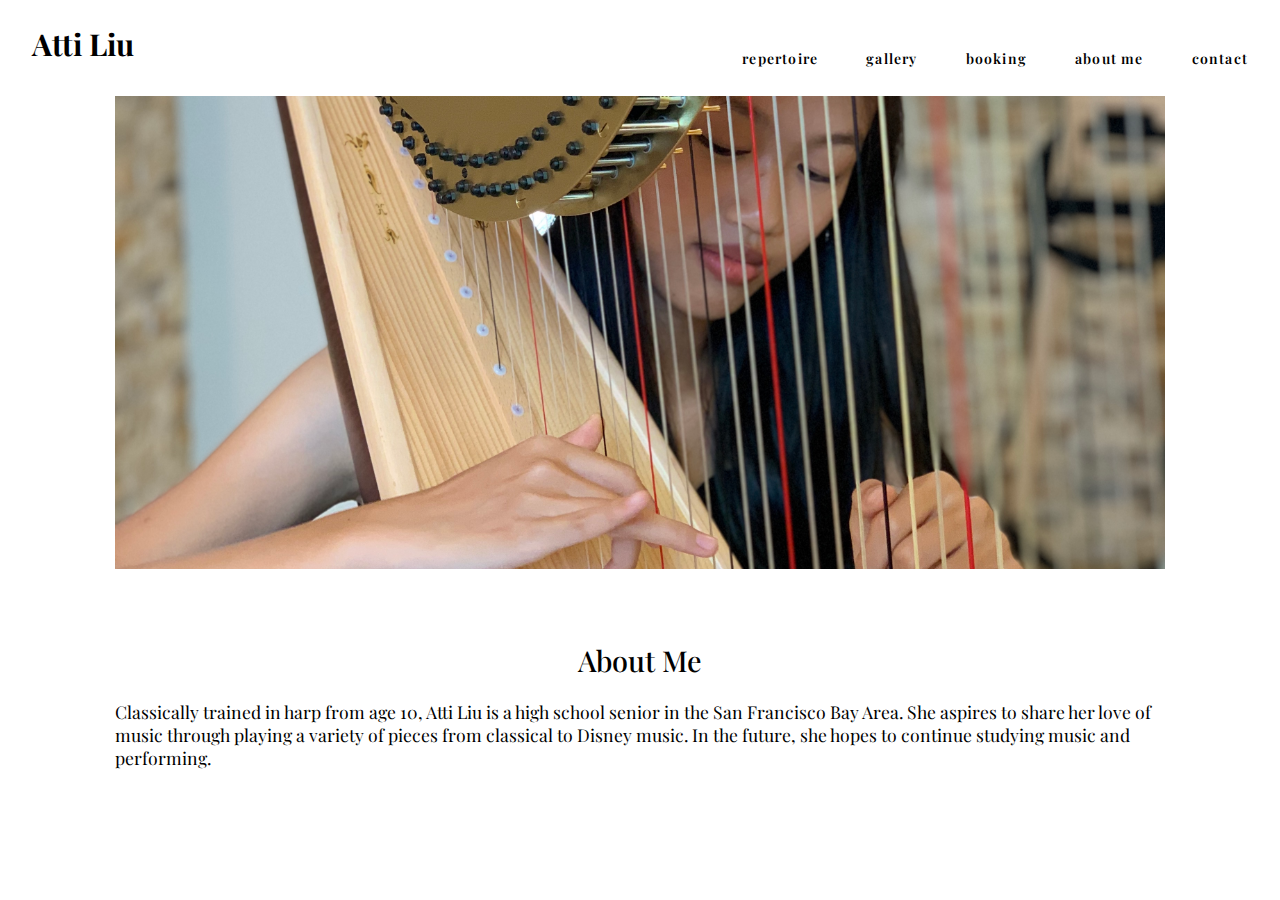
<file: about.html>
<!DOCTYPE html>
<html lang="en">
  <head>
    <meta charset="UTF-8" />
    <meta name="viewport" content="width=device-width, initial-scale=1.0" />
    <meta http-equiv="X-UA-Compatible" content="ie=edge" />
    <title>Atti Liu</title>
    <link rel="stylesheet" href="style.css" />
  </head>
  <body>
    <div class="container">
      <nav>
        <div id="nav" class="hidden" />
        <label for="nav" class="nav-btn">
          <i></i>
          <i></i>
          <i></i>
          <i></i>
          <i></i>
        </label>
        <div class="logo">
          <a href="index.html">Atti Liu</a>
        </div>
        <div class="nav-wrapper">
          <ul>
            <li><a href="repertoire.html">repertoire</a></li>
            <li><a href="gallery.html">gallery</a></li>
            <li><a href="booking.html">booking</a></li>
            <li><a href="about.html">about me</a></li>
            <li><a href="contact.html">contact</a></li>
          </ul>
        </div>
      </nav>
    </div>
  </body>
  <main class="main" id="main" role="main">
    <section class="about">
      <div class="about-image"></div>
      <div class="about-wrap">
        <div class="about-intro">
          <h3 class="section header">About Me</h3>
          <p>Classically trained in harp from age 10, Atti Liu is a high school senior in the San Francisco Bay Area. She aspires to share her love of music through playing a variety of pieces from classical to Disney music. In the future, she hopes to continue studying music and performing.</p>
        </div>
      </div>
    </section>
  </main>

  <link
    href="https://fonts.googleapis.com/css2?family=Playfair+Display&display=swap"
    rel="stylesheet"
  />
  <link rel="shortcut icon" href="" />
</html>
</file>
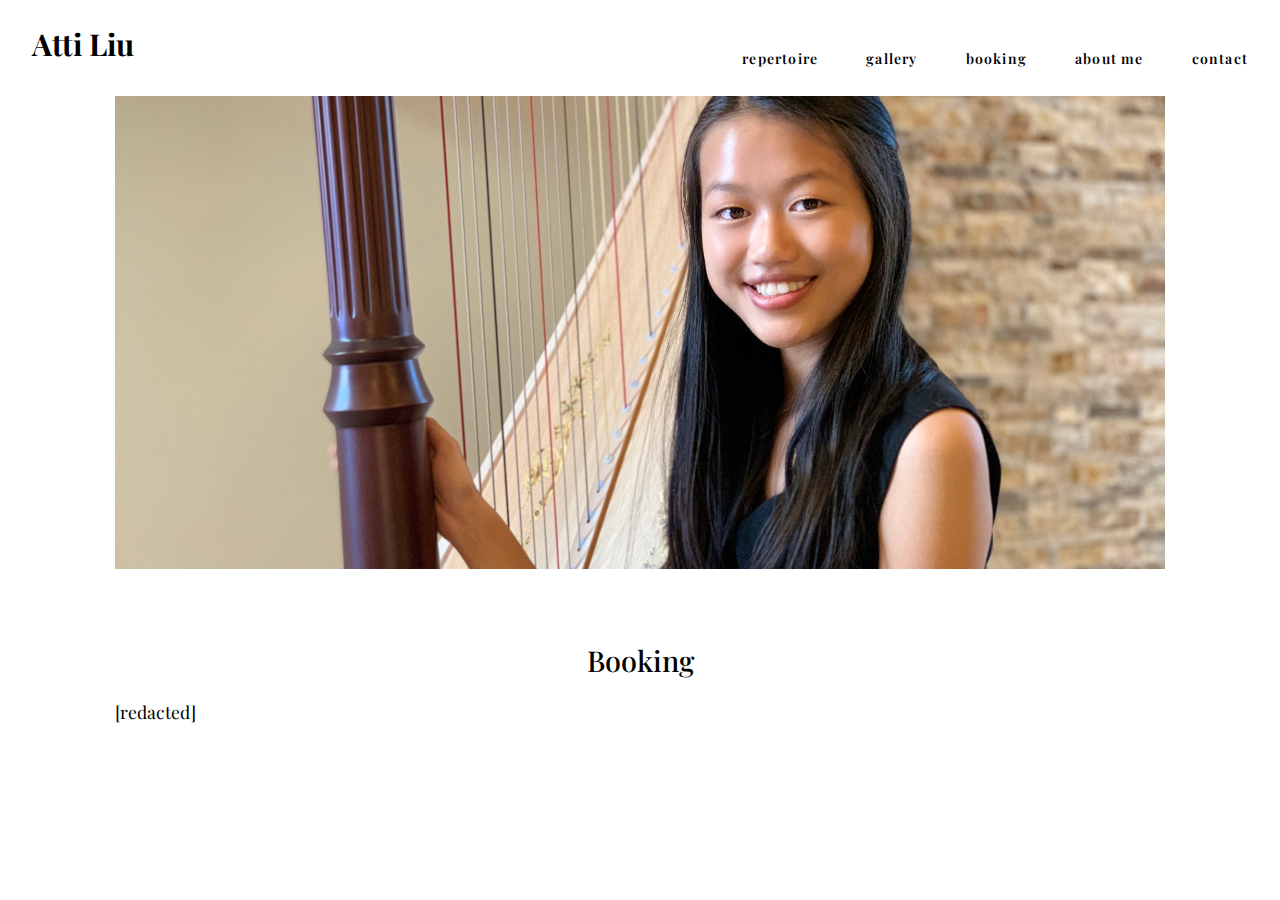
<file: booking.html>
<!DOCTYPE html>
<html lang="en">
<head>
  <meta charset="UTF-8" />
  <meta name="viewport" content="width=device-width, initial-scale=1.0" />
  <meta http-equiv="X-UA-Compatible" content="ie=edge" />
  <title>Atti Liu</title>
  <link rel="stylesheet" href="style.css" />
</head>
<body>
<div class="container">
  <nav>
    <div id="nav" class="hidden" />
    <label for="nav" class="nav-btn">
      <i></i>
      <i></i>
      <i></i>
      <i></i>
      <i></i>
    </label>
    <div class="logo">
      <a href="index.html">Atti Liu</a>
    </div>
    <div class="nav-wrapper">
      <ul>
        <li><a href="repertoire.html">repertoire</a></li>
        <li><a href="gallery.html">gallery</a></li>
        <li><a href="booking.html">booking</a></li>
        <li><a href="about.html">about me</a></li>
        <li><a href="contact.html">contact</a></li>
      </ul>
    </div>
  </nav>
</div>
</body>
<main class="main" id="main" role="main">
  <section class="booking">
    <div class="booking-image"></div>
    <div class="booking-wrap">
      <div class="booking-intro">
        <h3 class="section header">Booking</h3>
        <p>[redacted]</p>
      </div>
    </div>
  </section>
</main>

<link
        href="https://fonts.googleapis.com/css2?family=Playfair+Display&display=swap"
        rel="stylesheet"
/>
<link rel="shortcut icon" href="" />
</html>
</file>
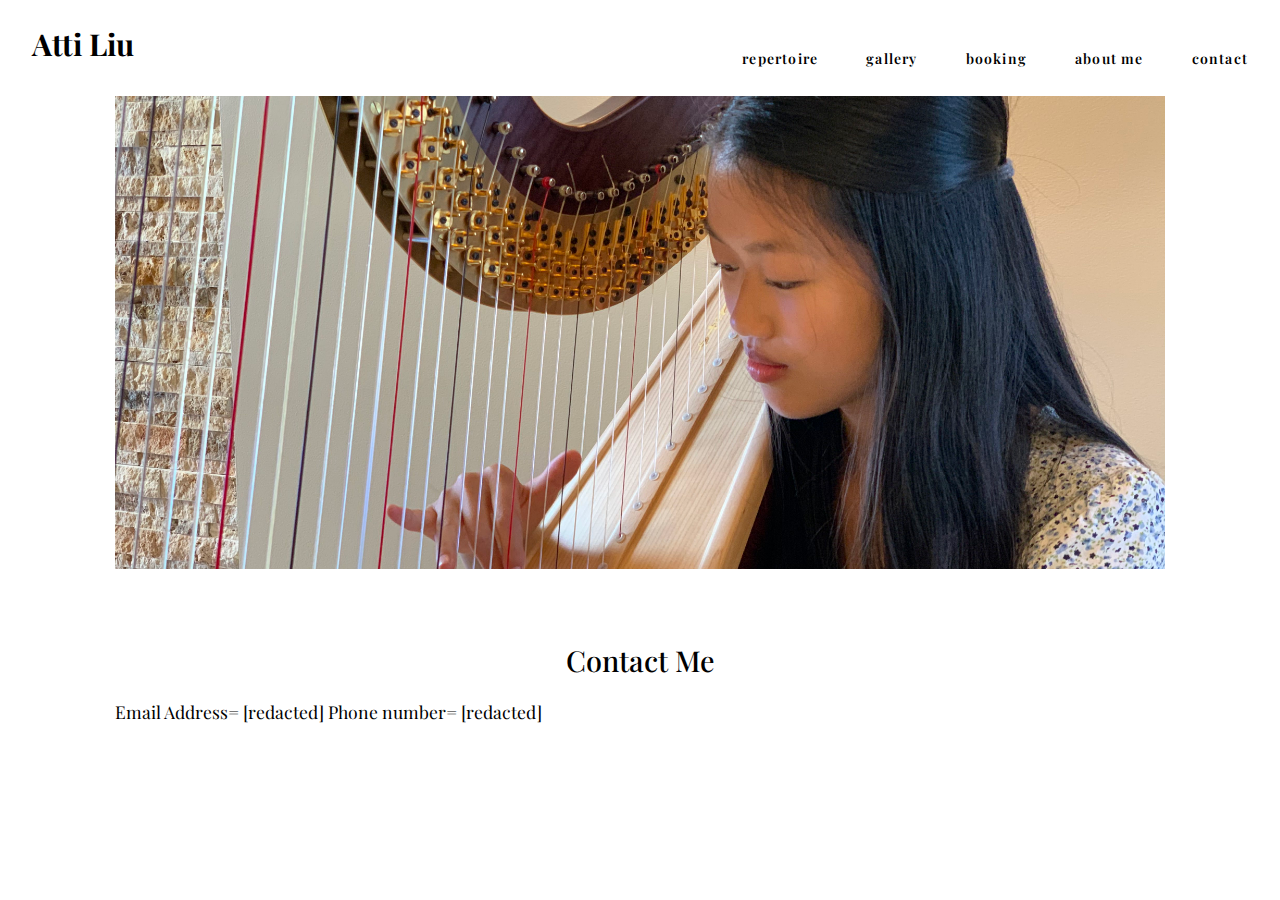
<file: contact.html>
<!DOCTYPE html>
<html lang="en">
<head>
  <meta charset="UTF-8" />
  <meta name="viewport" content="width=device-width, initial-scale=1.0" />
  <meta http-equiv="X-UA-Compatible" content="ie=edge" />
  <title>Atti Liu</title>
  <link rel="stylesheet" href="style.css" />
</head>
<body>
<div class="container">
  <nav>
    <div id="nav" class="hidden" />
    <label for="nav" class="nav-btn">
      <i></i>
      <i></i>
      <i></i>
      <i></i>
      <i></i>
    </label>
    <div class="logo">
      <a href="index.html">Atti Liu</a>
    </div>
    <div class="nav-wrapper">
      <ul>
        <li><a href="repertoire.html">repertoire</a></li>
        <li><a href="gallery.html">gallery</a></li>
        <li><a href="booking.html">booking</a></li>
        <li><a href="about.html">about me</a></li>
        <li><a href="contact.html">contact</a></li>
      </ul>
    </div>
  </nav>
</div>
</body>
<main class="main" id="main" role="main">
  <section class="contact">
    <div class="contact-image"></div>
    <div class="contact-wrap">
      <div class="contact-intro">
        <h3 class="section header">Contact Me</h3>
        <p>Email Address= [redacted] Phone number= [redacted] </p>
      </div>
    </div>
  </section>
</main>

<link
        href="https://fonts.googleapis.com/css2?family=Playfair+Display&display=swap"
        rel="stylesheet"
/>
<link rel="shortcut icon" href="" />
</html>
</file>
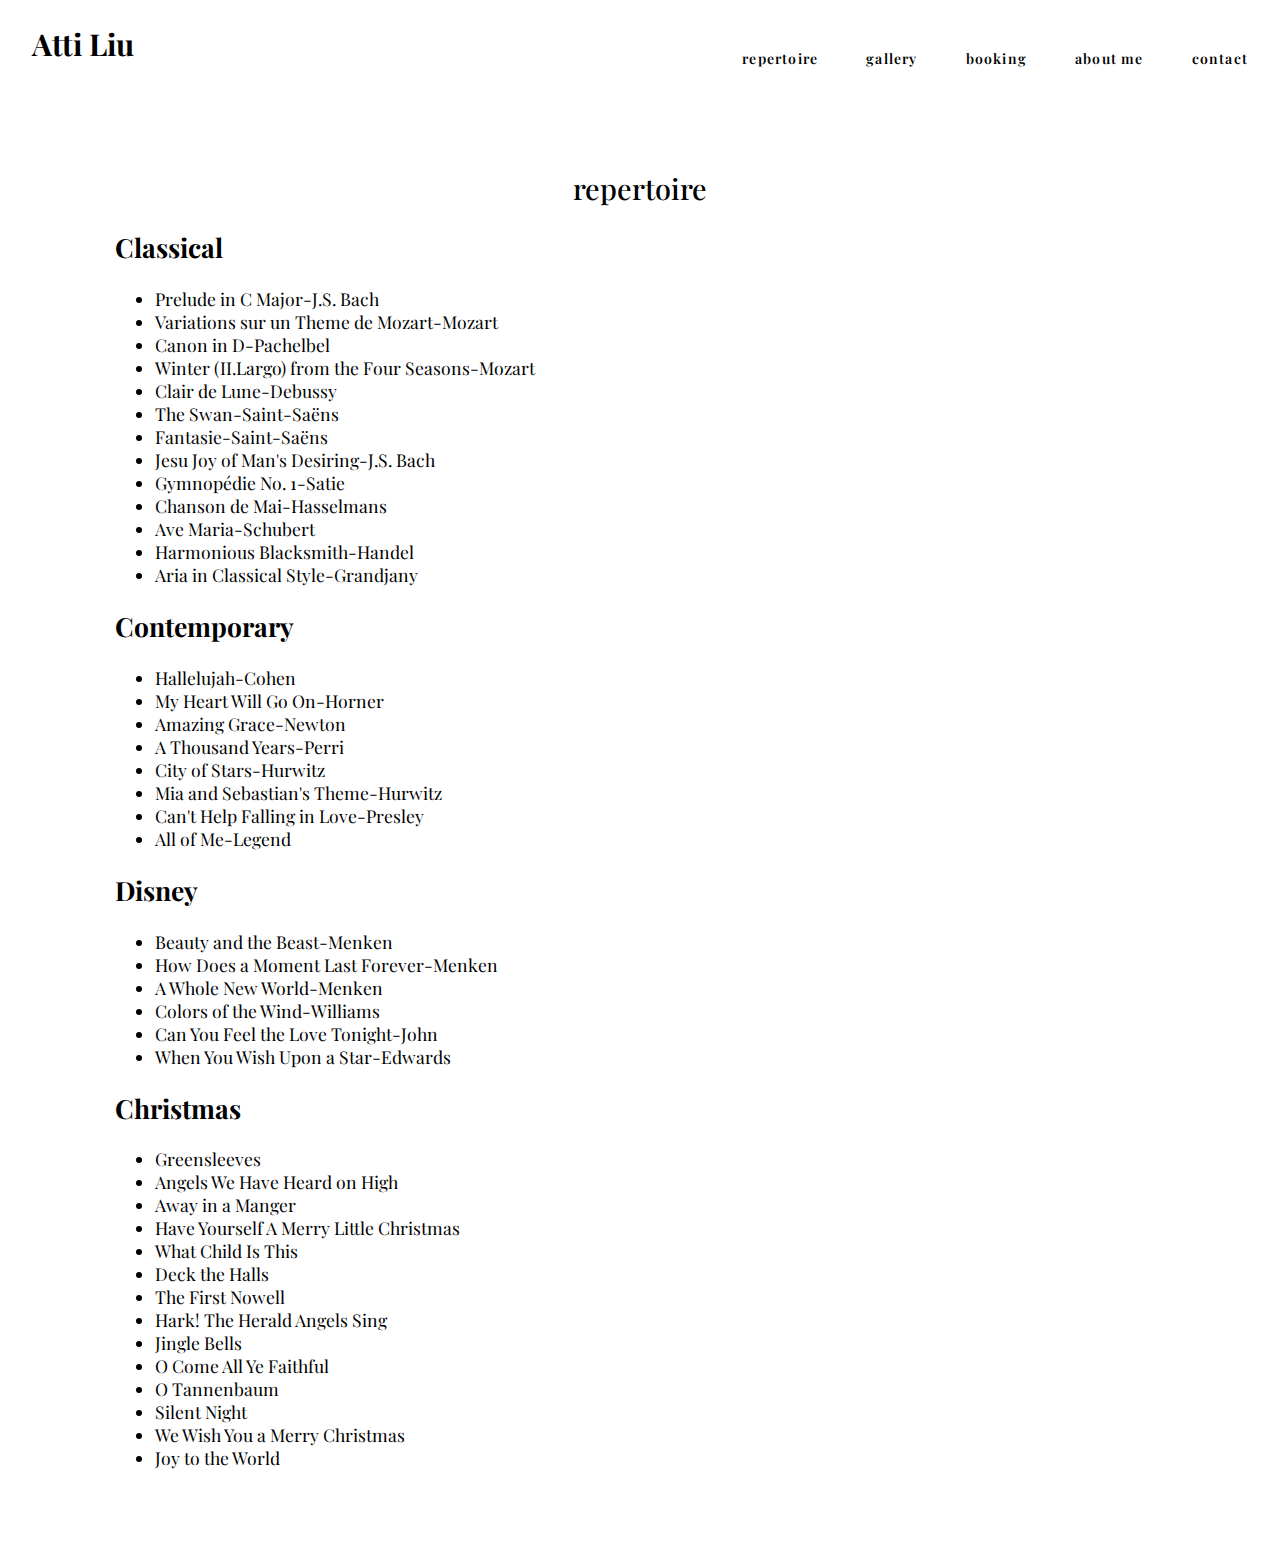
<file: repertoire.html>
<!DOCTYPE html>
<html lang="en">
  <head>
    <meta charset="UTF-8" />
    <meta name="viewport" content="width=device-width, initial-scale=1.0" />
    <meta http-equiv="X-UA-Compatible" content="ie=edge" />
    <title>Atti Liu</title>
    <link rel="stylesheet" href="style.css" />
  </head>
  <body>
    <div class="container">
      <nav>
        <div id="nav" class="hidden" />
        <label for="nav" class="nav-btn">
          <i></i>
          <i></i>
          <i></i>
          <i></i>
          <i></i>
        </label>
        <div class="logo">
          <a href="index.html">Atti Liu</a>
        </div>
        <div class="nav-wrapper">
          <ul>
            <li><a href="repertoire.html">repertoire</a></li>
            <li><a href="gallery.html">gallery</a></li>
            <li><a href="booking.html">booking</a></li>
            <li><a href="about.html">about me</a></li>
            <li><a href="contact.html">contact</a></li>
          </ul>
        </div>
      </nav>
    </div>
  </body>
  <main class="main" id="main" role="main">
    <section class="repertoire">
    <div class="repertoire-wrap">
      <div class="repertoire-intro">
        <h3 class="section header">repertoire</h3>
        <h2>Classical</h2>
        <ul>
          <li>Prelude in C Major-J.S. Bach</li>
          <li>Variations sur un Theme de Mozart-Mozart</li>
          <li>Canon in D-Pachelbel</li>
          <li>Winter (II.Largo) from the Four Seasons-Mozart</li>
          <li>Clair de Lune-Debussy</li>
          <li>The Swan-Saint-Saëns</li>
          <li>Fantasie-Saint-Saëns</li>
          <li>Jesu Joy of Man's Desiring-J.S. Bach</li>
          <li>Gymnopédie No. 1-Satie</li>
          <li>Chanson de Mai-Hasselmans</li>
          <li>Ave Maria-Schubert</li>
          <li>Harmonious Blacksmith-Handel</li>
          <li>Aria in Classical Style-Grandjany</li>
        </ul>
        <h2>Contemporary</h2>
        <ul>
            <li>Hallelujah-Cohen</li>
            <li>My Heart Will Go On-Horner</li>
            <li>Amazing Grace-Newton</li>
            <li>A Thousand Years-Perri</li>
            <li>City of Stars-Hurwitz</li>
            <li>Mia and Sebastian's Theme-Hurwitz</li>
            <li>Can't Help Falling in Love-Presley</li>
            <li>All of Me-Legend</li>
        </ul>
        <h2>Disney</h2>
        <ul>
          <li>Beauty and the Beast-Menken</li>
          <li>How Does a Moment Last Forever-Menken</li>
          <li>A Whole New World-Menken</li>
          <li>Colors of the Wind-Williams</li>
          <li>Can You Feel the Love Tonight-John</li>
          <li>When You Wish Upon a Star-Edwards</li>
        </ul>
        <h2>Christmas</h2>
        <ul>
          <li>Greensleeves</li>
          <li>Angels We Have Heard on High</li>
          <li>Away in a Manger</li>
          <li>Have Yourself A Merry Little Christmas</li>
          <li>What Child Is This</li>
          <li>Deck the Halls</li>
          <li>The First Nowell</li>
          <li>Hark! The Herald Angels Sing</li>
          <li>Jingle Bells</li>
          <li>O Come All Ye Faithful</li>
          <li>O Tannenbaum</li>
          <li>Silent Night</li>
          <li>We Wish You a Merry Christmas</li>
          <li>Joy to the World</li>
        </ul>
      </div>
    </div>
  </section>
</main>






  <link
    href="https://fonts.googleapis.com/css2?family=Playfair+Display&display=swap"
    rel="stylesheet"
  />
  <link rel="shortcut icon" href="" />
</html>
</file>
<file: style.css>
* {
  box-sizing: border-box;
}
html {
  margin: 0;
  padding: 0;
  width: 100%;
  height: 100vh;
}
body {
  margin: 0;
  padding: 0;
  width: 100%;
  height: 100vh;
  font-family: 'Playfair Display', serif;
  font-weight: normal;
}
nav {
  padding: 8px;
}
.logo {
  float: left;
  padding: 8px;
  margin-left: 16px;
  margin-top: 8px;
  margin-bottom:10px;
}
.logo a {
  color: #000;
  font-weight: 700;
  font-size: 30px;
  letter-spacing: 0px;
  text-decoration: none;
}
.logo a::after {
  content: '';
  display: block;
  width: 0;
  height: 2px;
  background: #000;
  transition: width .3s;
}
.logo a:hover::after {
  width:100%;
  //transition: width .3s;
}
nav ul {
  float: right;
}
nav ul li {
  display: inline-block;
  float: left;
  margin-bottom:10px;
}
nav ul li:not(:first-child) {
  margin-left: 48px;
}
nav ul li:last-child {
  margin-right: 24px;
}
nav ul li a {
  display: inline-block;
  color: #000;
  text-decoration: none;
  font-size: 14px;
  letter-spacing: 1.2px;
  font-weight: 600;
  padding-top:25px;
}
nav ul li a::after {
  content: '';
  display: block;
  width: 0;
  height: 2px;
  background: #000;
  transition: width .3s;
}
nav ul li a:hover::after {
  width:100%;
  //transition: width .3s;
}
/* repertoire page*/
.repertoire .repertoire-wrap .repertoire-intro h3 {
  font-size: 18px;
  font-size: 1.8rem;
  font-family: 'Playfair Display', serif;
  text-align: center;
  font-weight: 500;
  margin-bottom: 20px;
  color:#000;
}
.repertoire .repertoire-wrap .repertoire-intro ul:last-of-type {
  margin-bottom: 30px;
}
.repertoire .repertoire-wrap {
*zoom: 1;
max-width: 1050px;
width: 1050px;
padding-left: 30px;
padding-right: 30px;
margin-left: auto;
margin-right: auto;
margin-left: 0%;
padding-left: 0%;
margin-right: 0%;
padding-right: 0%;
}
.repertoire .repertoire-wrap:after {
content: "";
display: table;
clear: both;
}

.repertoire .repertoire-wrap .repertoire-intro {
margin-left: 17.14286%;
width: 65.71429%;
float: left;
margin-right: 2.85714%;
display: inline;
margin-right: 17.14286%;
font-size: 11px;
font-size: 1.1rem;
padding: 45px 0;
}

.repertoire .repertoire-wrap .repertoire-intro {
  width: 100%;
  float: right;
  margin-right: 0;
  *margin-left: -30px;
  display: inline;
}

/* gallery page*/
h3 {
  font-size: 36px;
  line-height: 1.3;
}


a {
  color: #333;
  text-decoration: underline;
  outline: 0;
}


.main {
  *zoom: 1;
  max-width: 1050px;
  width: 1050px;
  padding-left: 30px;
  padding-right: 30px;
  margin-left: auto;
  margin-right: auto;
  padding: 0;
  margin-bottom: 80px;
}

.main:after {
  content: "";
  display: table;
  clear: both;
}


.gallery .gallery-image {
  *zoom: 1;
  max-width: 1050px;
  width: 1050px;
  padding-left: 30px;
  padding-right: 30px;
  margin-left: auto;
  margin-right: auto;
  margin-left: 0%;
  padding-left: 0%;
  margin-right: 0%;
  padding-right: 0%;
  background-image: url(IMG_1893.jpg);
  -webkit-background-size: 100%;
  background-size: 100%;
  background-repeat: no-repeat;
  background-position: center center;
  padding-bottom: 45%;
  overflow: hidden;
  margin: 0;
}
.gallery .gallery-image:after {
  content: "";
  display: table;
  clear: both;
}

.gallery .gallery-wrap .gallery-intro h3 {
  font-size: 18px;
  font-size: 1.8rem;
  font-family: 'Playfair Display', serif;
  text-align: center;
  font-weight: 500;
  margin-bottom: 20px;
  color:#000;
}

.gallery .gallery-wrap .gallery-intro p:last-of-type {
  margin-bottom: 30px;
}
.gallery .gallery-wrap {
*zoom: 1;
max-width: 1050px;
width: 1050px;
padding-left: 30px;
padding-right: 30px;
margin-left: auto;
margin-right: auto;
margin-left: 0%;
padding-left: 0%;
margin-right: 0%;
padding-right: 0%;
}

.gallery .gallery-wrap:after {
content: "";
display: table;
clear: both;
}

.gallery .gallery-wrap .gallery-intro {
margin-left: 17.14286%;
width: 65.71429%;
float: left;
margin-right: 2.85714%;
display: inline;
margin-right: 17.14286%;
font-size: 11px;
font-size: 1.1rem;
padding: 45px 0;
}

.gallery .gallery-wrap .gallery-intro {
  width: 100%;
  float: right;
  margin-right: 0;
  *margin-left: -30px;
  display: inline;
}

  /* gallery me page image*/
  .gallery .gallery-image {
    background-image: url(IMG_1893.jpg);
  }

/* booking page*/
h3 {
  font-size: 36px;
  line-height: 1.3;
}


a {
  color: #333;
  text-decoration: underline;
  outline: 0;
}


.main {
  *zoom: 1;
  max-width: 1050px;
  width: 1050px;
  padding-left: 30px;
  padding-right: 30px;
  margin-left: auto;
  margin-right: auto;
  padding: 0;
  margin-bottom: 80px;
}

.main:after {
  content: "";
  display: table;
  clear: both;
}


.booking .booking-image {
  *zoom: 1;
  max-width: 1050px;
  width: 1050px;
  padding-left: 30px;
  padding-right: 30px;
  margin-left: auto;
  margin-right: auto;
  margin-left: 0%;
  padding-left: 0%;
  margin-right: 0%;
  padding-right: 0%;
  background-image: url(IMG_1893.jpg);
  -webkit-background-size: 100%;
  background-size: 100%;
  background-repeat: no-repeat;
  background-position: center center;
  padding-bottom: 45%;
  overflow: hidden;
  margin: 0;
}
.booking .booking-image:after {
  content: "";
  display: table;
  clear: both;
}

.booking .booking-wrap .booking-intro h3 {
  font-size: 18px;
  font-size: 1.8rem;
  font-family: 'Playfair Display', serif;
  text-align: center;
  font-weight: 500;
  margin-bottom: 20px;
  color:#000;
}

.booking .booking-wrap .booking-intro p:last-of-type {
  margin-bottom: 30px;
}
.booking .booking-wrap {
*zoom: 1;
max-width: 1050px;
width: 1050px;
padding-left: 30px;
padding-right: 30px;
margin-left: auto;
margin-right: auto;
margin-left: 0%;
padding-left: 0%;
margin-right: 0%;
padding-right: 0%;
}

.booking .booking-wrap:after {
content: "";
display: table;
clear: both;
}

.booking .booking-wrap .booking-intro {
margin-left: 17.14286%;
width: 65.71429%;
float: left;
margin-right: 2.85714%;
display: inline;
margin-right: 17.14286%;
font-size: 11px;
font-size: 1.1rem;
padding: 45px 0;
}

.booking .booking-wrap .booking-intro {
  width: 100%;
  float: right;
  margin-right: 0;
  *margin-left: -30px;
  display: inline;
}

  /* booking me page image*/
  .booking .booking-image {
    background-image: url(IMG_1889.jpg);
  }


/* about me page*/
h3 {
  font-size: 36px;
  line-height: 1.3;
}


a {
  color: #333;
  text-decoration: underline;
  outline: 0;
}


.main {
  *zoom: 1;
  max-width: 1050px;
  width: 1050px;
  padding-left: 30px;
  padding-right: 30px;
  margin-left: auto;
  margin-right: auto;
  padding: 0;
  margin-bottom: 80px;
}

.main:after {
  content: "";
  display: table;
  clear: both;
}


.about .about-image {
  *zoom: 1;
  max-width: 1050px;
  width: 1050px;
  padding-left: 30px;
  padding-right: 30px;
  margin-left: auto;
  margin-right: auto;
  margin-left: 0%;
  padding-left: 0%;
  margin-right: 0%;
  padding-right: 0%;
  background-image: url(IMG_1914.jpg);
  -webkit-background-size: 100%;
  background-size: 100%;
  background-repeat: no-repeat;
  background-position: center center;
  padding-bottom: 45%;
  overflow: hidden;
  margin: 0;
}
.about .about-image:after {
  content: "";
  display: table;
  clear: both;
}

.about .about-wrap .about-intro h3 {
  font-size: 18px;
  font-size: 1.8rem;
  font-family: 'Playfair Display', serif;
  text-align: center;
  font-weight: 500;
  margin-bottom: 20px;
  color:#000;
}

.about .about-wrap .about-intro p:last-of-type {
  margin-bottom: 30px;
}
.about .about-wrap {
*zoom: 1;
max-width: 1050px;
width: 1050px;
padding-left: 30px;
padding-right: 30px;
margin-left: auto;
margin-right: auto;
margin-left: 0%;
padding-left: 0%;
margin-right: 0%;
padding-right: 0%;
}

.about .about-wrap:after {
content: "";
display: table;
clear: both;
}

.about .about-wrap .about-intro {
margin-left: 17.14286%;
width: 65.71429%;
float: left;
margin-right: 2.85714%;
display: inline;
margin-right: 17.14286%;
font-size: 11px;
font-size: 1.1rem;
padding: 45px 0;
}

.about .about-wrap .about-intro {
  width: 100%;
  float: right;
  margin-right: 0;
  *margin-left: -30px;
  display: inline;
}

  /* about me page image*/
  .about .about-image {
    background-image: url(IMG_1914.jpg);
  }


/* contact me page*/
h3 {
  font-size: 36px;
  line-height: 1.3;
}


a {
  color: #333;
  text-decoration: underline;
  outline: 0;
}


.main {
  *zoom: 1;
  max-width: 1050px;
  width: 1050px;
  padding-left: 30px;
  padding-right: 30px;
  margin-left: auto;
  margin-right: auto;
  padding: 0;
  margin-bottom: 80px;
}

.main:after {
  content: "";
  display: table;
  clear: both;
}


.contact .contact-image {
  *zoom: 1;
  max-width: 1050px;
  width: 1050px;
  padding-left: 30px;
  padding-right: 30px;
  margin-left: auto;
  margin-right: auto;
  margin-left: 0%;
  padding-left: 0%;
  margin-right: 0%;
  padding-right: 0%;
  background-image: url(IMG_1830.jpg);
  -webkit-background-size: 100%;
  background-size: 100%;
  background-repeat: no-repeat;
  background-position: center center;
  padding-bottom: 45%;
  overflow: hidden;
  margin: 0;
}
.contact .contact-image:after {
  content: "";
  display: table;
  clear: both;
}

.contact .contact-wrap .contact-intro h3 {
  font-size: 18px;
  font-size: 1.8rem;
  font-family: 'Playfair Display', serif;
  text-align: center;
  font-weight: 500;
  margin-bottom: 20px;
  color:#000000;
}

.contact .contact-wrap .contact-intro p:last-of-type {
  margin-bottom: 30px;
}
.contact .contact-wrap {
*zoom: 1;
max-width: 1050px;
width: 1050px;
padding-left: 30px;
padding-right: 30px;
margin-left: auto;
margin-right: auto;
margin-left: 0%;
padding-left: 0%;
margin-right: 0%;
padding-right: 0%;
}

.contact .contact-wrap:after {
content: "";
display: table;
clear: both;
}

.contact .contact-wrap .contact-intro {
margin-left: 17.14286%;
width: 65.71429%;
float: left;
margin-right: 2.85714%;
display: inline;
margin-right: 17.14286%;
font-size: 11px;
font-size: 1.1rem;
padding: 45px 0;
}

.contact .contact-wrap .contact-intro {
  width: 100%;
  float: right;
  margin-right: 0;
  *margin-left: -30px;
  display: inline;
}

  /* contact me page image*/
  .contact .contact-image {
    background-image: url(IMG_1830.jpg);
  }




@media only screen and (max-width: 600px) {
  .logo {
    padding: 0;
  }
  .nav-wrapper {
    position: fixed;
    top: 0;
    left: 0;
    width: 100%;
    height: 100%;
    z-index: -1;
    background: #fff;
    opacity: 0;
    transition: all 0.2s ease;
  }
  .nav-wrapper ul {
    position: absolute;
    top: 50%;
    transform: translateY(-50%);
    width: 100%;
  }
  .nav-wrapper ul li {
    display: block;
    float: none;
    width: 100%;
    text-align: right;
    margin-bottom: 10px;
  }

  .nav-wrapper ul li:nth-child(1) a {
    transition-delay: 0.2s;
  }
  .nav-wrapper ul li:nth-child(2) a {
    transition-delay: 0.3s;
  }

  .nav-wrapper ul li:nth-child(3) a {
    transition-delay: 0.4s;
  }

  .nav-wrapper ul li:nth-child(4) a {
    transition-delay: 0.5s;
  }

  .nav-wrapper ul li:nth-child(5) a {
    transition-delay: 0.6s;
  }
  .nav-wrapper ul li:not(:first-child) {
    margin-left: 0;
  }
  .nav-wrapper ul li a {
    padding: 10px 24px;
    opacity: 0;
    color: #000000;
    font-size: 14px;
    font-weight: 600;
    letter-spacing: 1.2px;
    transform: translateX(-20px);
    transition: all 0.2s ease;
  }
  .nav-btn {
    position: fixed;
    right: 10px;
    top: 10px;
    display: block;
    width: 48px;
    height: 48px;
    cursor: pointer;
    z-index: 9999;
    border-radius: 50%;
  }
  .nav-btn i {
    display: block;
    width: 20px;
    height: 2px;
    background: #000;
    border-radius: 2px;
    margin-left: 14px;
  }
  .nav-btn i:nth-child(1) {
    margin-top: 16px;
  }
  .nav-btn i:nth-child(2) {
    margin-top: 4px;
    opacity: 1;
  }
  .nav-btn i:nth-child(3) {
    margin-top: 4px;
  }
  .nav-btn i:nth-child(4) {
    margin-top: 4px;
  }
  .nav-btn i:nth-child(5) {
    margin-top: 4px;
  }


/*responsive stuff*/
@media screen and (max-width: 800px) {
  .column {
    -ms-flex: 50%;
    flex: 50%;
    max-width: 50%;
  }
}

#nav:checked + .nav-btn {
  transform: rotate(45deg);
}

#nav:checked + .nav-btn i {
  background: #000;
  transition: transform 0.2s ease;
}

#nav:checked + .nav-btn i:nth-child(1) {
  transform: translateY(6px) rotate(180deg);
}

#nav:checked + .nav-btn i:nth-child(2) {
  opacity: 0;
}

#nav:checked + .nav-btn i:nth-child(3) {
  transform: translateY(-6px) rotate(90deg);
}

#nav:checked ~ .nav-wrapper {
  z-index: 9990;
  opacity: 1;
}

#nav:checked ~ .nav-wrapper ul li a {
  opacity: 1;
  transform: translateX(0);
}

.hidden {
  display: none;
}
</file>
